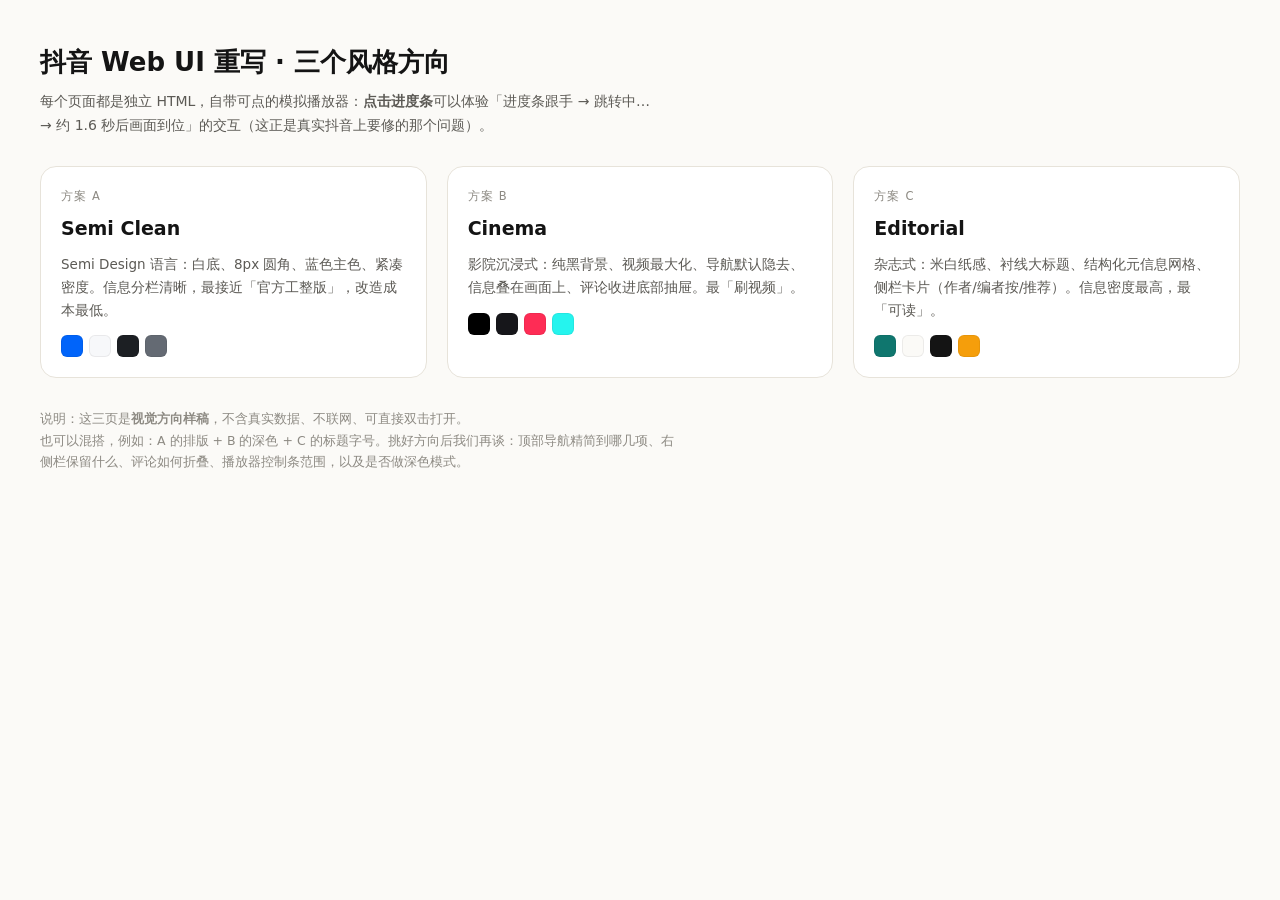
<file: mockups/index.html>
<!DOCTYPE html>
<html lang="zh-CN">
<head>
<meta charset="utf-8" />
<title>抖音 UI 重写 · 方案选择</title>
<style>
  :root { --ink:#141414; --ink-2:#5c5a55; --ink-3:#8d8a83; --line:#e7e3da; --paper:#fbfaf7; }
  * { box-sizing: border-box; }
  body { margin:0; background:var(--paper); color:var(--ink); font:14px/1.7 "PingFang SC","Microsoft YaHei UI","Segoe UI",system-ui,sans-serif; padding:40px; }
  h1 { font-size:26px; margin:0 0 6px; }
  p.lead { color:var(--ink-2); margin:0 0 28px; max-width:70ch; }
  .grid { display:grid; grid-template-columns:repeat(auto-fit,minmax(300px,1fr)); gap:20px; max-width:1200px; }
  a.card { display:block; background:#fff; border:1px solid var(--line); border-radius:16px; padding:20px; text-decoration:none; color:inherit; transition:transform .15s ease, box-shadow .15s ease; }
  a.card:hover { transform:translateY(-2px); box-shadow:0 10px 28px rgba(20,20,20,.08); }
  .tag { font-size:11.5px; letter-spacing:.1em; text-transform:uppercase; color:var(--ink-3); }
  .card h2 { font-size:19px; margin:6px 0 8px; }
  .card p { margin:0; color:var(--ink-2); font-size:13.5px; }
  .swatch { display:flex; gap:6px; margin-top:14px; }
  .swatch i { width:22px; height:22px; border-radius:6px; border:1px solid rgba(0,0,0,.06); }
  .note { margin-top:30px; color:var(--ink-3); font-size:12.5px; max-width:80ch; }
  code { background:#f1eee7; padding:1px 6px; border-radius:5px; font-size:12.5px; }
</style>
</head>
<body>
  <h1>抖音 Web UI 重写 · 三个风格方向</h1>
  <p class="lead">每个页面都是独立 HTML，自带可点的模拟播放器：<strong>点击进度条</strong>可以体验「进度条跟手 → 跳转中… → 约 1.6 秒后画面到位」的交互（这正是真实抖音上要修的那个问题）。</p>

  <div class="grid">
    <a class="card" href="mock-a-semi-clean.html">
      <div class="tag">方案 A</div>
      <h2>Semi Clean</h2>
      <p>Semi Design 语言：白底、8px 圆角、蓝色主色、紧凑密度。信息分栏清晰，最接近「官方工整版」，改造成本最低。</p>
      <div class="swatch"><i style="background:#0064fa"></i><i style="background:#f7f8fa"></i><i style="background:#1c1f23"></i><i style="background:#646a73"></i></div>
    </a>

    <a class="card" href="mock-b-cinema.html">
      <div class="tag">方案 B</div>
      <h2>Cinema</h2>
      <p>影院沉浸式：纯黑背景、视频最大化、导航默认隐去、信息叠在画面上、评论收进底部抽屉。最「刷视频」。</p>
      <div class="swatch"><i style="background:#000"></i><i style="background:#16161a"></i><i style="background:#fe2c55"></i><i style="background:#25f4ee"></i></div>
    </a>

    <a class="card" href="mock-c-editorial.html">
      <div class="tag">方案 C</div>
      <h2>Editorial</h2>
      <p>杂志式：米白纸感、衬线大标题、结构化元信息网格、侧栏卡片（作者/编者按/推荐）。信息密度最高，最「可读」。</p>
      <div class="swatch"><i style="background:#0f766e"></i><i style="background:#fbfaf7"></i><i style="background:#141414"></i><i style="background:#f59e0b"></i></div>
    </a>
  </div>

  <p class="note">
    说明：这三页是<strong>视觉方向样稿</strong>，不含真实数据、不联网、可直接双击打开。<br />
    也可以混搭，例如：A 的排版 + B 的深色 + C 的标题字号。挑好方向后我们再谈：顶部导航精简到哪几项、右侧栏保留什么、评论如何折叠、播放器控制条范围，以及是否做深色模式。
  </p>
</body>
</html>
</file>
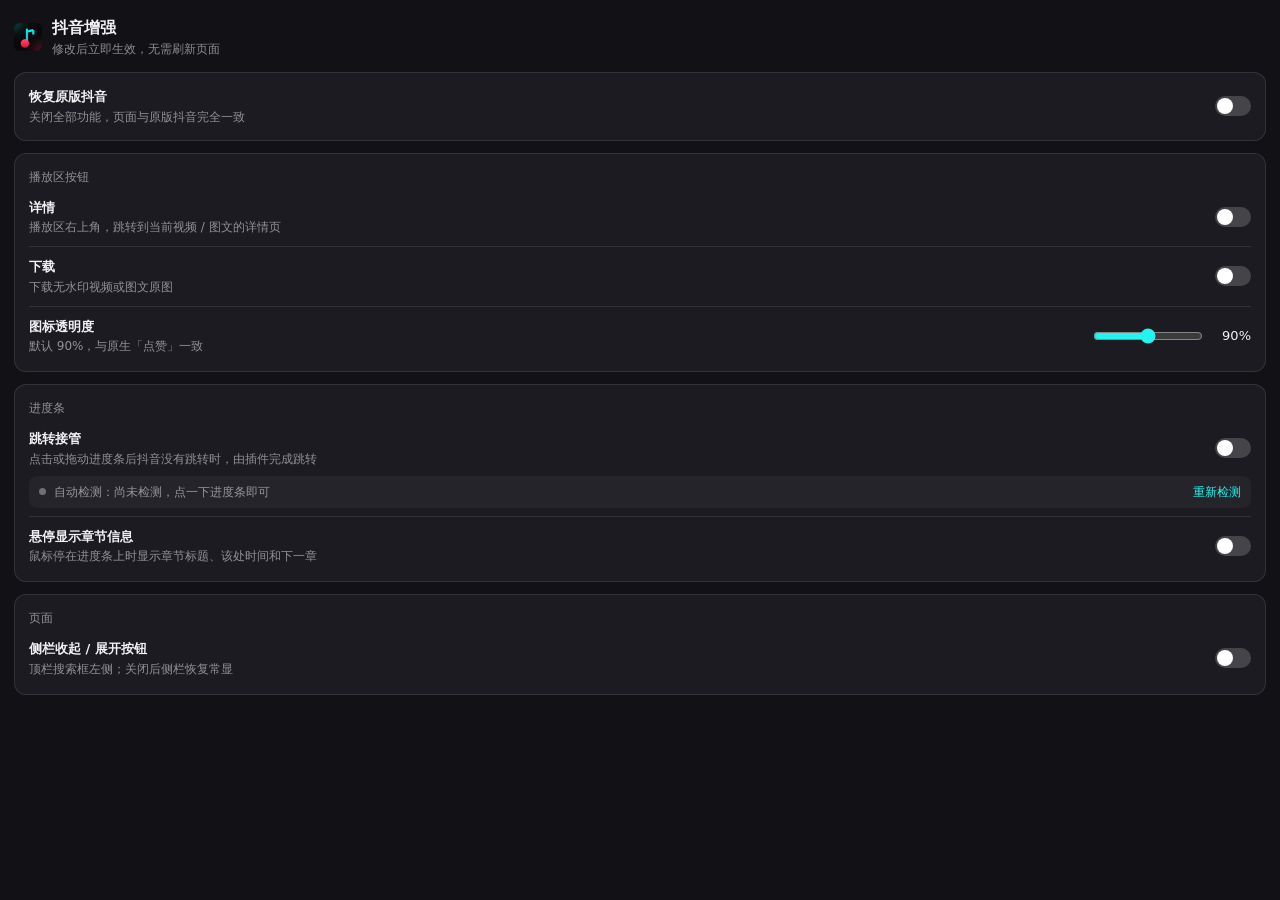
<file: ext/sidepanel/index.html>
<!doctype html>
<html lang="zh-CN">
  <head>
    <meta charset="utf-8" />
    <meta name="viewport" content="width=device-width, initial-scale=1" />
    <title>抖音增强 · 设置</title>
    <link rel="stylesheet" href="panel.css" />
  </head>
  <body>
    <header class="brand">
      <img src="../icons/icon48.png" alt="" width="28" height="28" />
      <div>
        <h1>抖音增强</h1>
        <p>修改后立即生效，无需刷新页面</p>
      </div>
    </header>

    <section class="card master" id="master-card">
      <label class="row">
        <span class="row-text">
          <span class="row-title">恢复原版抖音</span>
          <span class="row-desc" id="master-desc">关闭全部功能，页面与原版抖音完全一致</span>
        </span>
        <input type="checkbox" class="switch" id="master" />
      </label>
    </section>

    <section class="card">
      <h2>播放区按钮</h2>
      <label class="row">
        <span class="row-text">
          <span class="row-title">详情</span>
          <span class="row-desc">播放区右上角，跳转到当前视频 / 图文的详情页</span>
        </span>
        <input type="checkbox" class="switch" data-feature="detail" />
      </label>
      <label class="row">
        <span class="row-text">
          <span class="row-title">下载</span>
          <span class="row-desc">下载无水印视频或图文原图</span>
        </span>
        <input type="checkbox" class="switch" data-feature="download" />
      </label>
      <div class="row slider-row" id="opacity-row">
        <span class="row-text">
          <span class="row-title">图标透明度</span>
          <span class="row-desc">默认 90%，与原生「点赞」一致</span>
        </span>
        <span class="slider">
          <input type="range" id="icon-opacity" min="20" max="100" step="5" aria-label="图标透明度" />
          <output id="icon-opacity-value" for="icon-opacity">90%</output>
        </span>
      </div>
    </section>

    <section class="card">
      <h2>进度条</h2>
      <label class="row">
        <span class="row-text">
          <span class="row-title">跳转接管</span>
          <span class="row-desc">点击或拖动进度条后抖音没有跳转时，由插件完成跳转</span>
        </span>
        <input type="checkbox" class="switch" data-feature="seek" />
      </label>
      <div class="status" id="status" data-state="unknown">
        <span class="dot" aria-hidden="true"></span>
        <span class="status-text" id="status-text">自动检测：尚未检测，点一下进度条即可</span>
        <button type="button" class="link" id="run-test">重新检测</button>
      </div>
      <p class="advice" id="advice" hidden></p>

      <label class="row">
        <span class="row-text">
          <span class="row-title">悬停显示章节信息</span>
          <span class="row-desc">鼠标停在进度条上时显示章节标题、该处时间和下一章</span>
        </span>
        <input type="checkbox" class="switch" data-feature="chapters" />
      </label>
    </section>

    <section class="card">
      <h2>页面</h2>
      <label class="row">
        <span class="row-text">
          <span class="row-title">侧栏收起 / 展开按钮</span>
          <span class="row-desc">顶栏搜索框左侧；关闭后侧栏恢复常显</span>
        </span>
        <input type="checkbox" class="switch" data-feature="sidebar" />
      </label>
    </section>

    <footer id="version"></footer>
    <script src="panel.js"></script>
  </body>
</html>
</file>
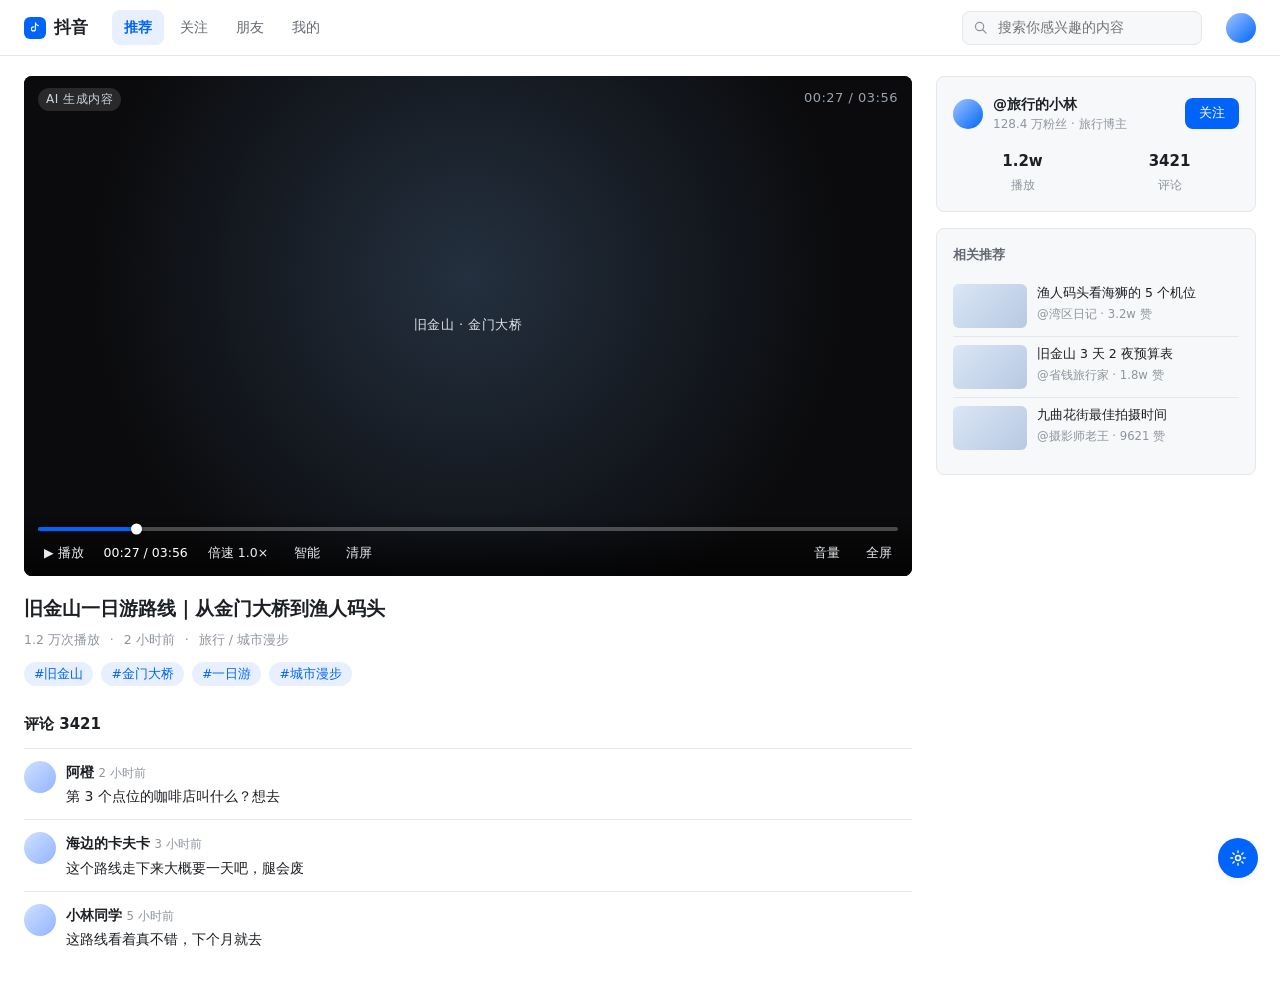
<file: mockups/mock-a-semi-clean.html>
<!DOCTYPE html>
<html lang="zh-CN">
<head>
<meta charset="utf-8" />
<title>方案 A · Semi Clean（Semi Design 风格 · 浅色）</title>
<style>
  :root {
    --bg: #ffffff;
    --bg-card: #f7f8fa;
    --bg-hover: #eff1f4;
    --border: #e4e7ec;
    --text-1: #1c1f23;
    --text-2: #646a73;
    --text-3: #8f959e;
    --brand: #0064fa;
    --brand-weak: #e8f0ff;
    --radius: 8px;
    --shadow: 0 2px 10px rgba(28, 31, 35, .06);
    --font: "PingFang SC", "Microsoft YaHei UI", "Segoe UI", system-ui, sans-serif;
  }
  * { box-sizing: border-box; }
  body { margin: 0; background: var(--bg); color: var(--text-1); font: 14px/1.6 var(--font); }
  button { font: inherit; color: inherit; background: none; border: 0; cursor: pointer; }

  /* ---------- 顶部导航 ---------- */
  header {
    height: 56px; display: flex; align-items: center; gap: 24px;
    padding: 0 24px; border-bottom: 1px solid var(--border); background: var(--bg);
    position: sticky; top: 0; z-index: 20;
  }
  .logo { display: flex; align-items: center; gap: 8px; font-weight: 700; font-size: 17px; letter-spacing: .2px; }
  .logo i { width: 22px; height: 22px; border-radius: 6px; background: var(--brand); display: inline-flex; align-items: center; justify-content: center; }
  .logo i svg { width: 13px; height: 13px; }
  nav { display: flex; gap: 4px; }
  nav a { padding: 6px 12px; border-radius: var(--radius); color: var(--text-2); text-decoration: none; }
  nav a.on { color: var(--brand); background: var(--brand-weak); font-weight: 600; }
  nav a:hover { background: var(--bg-hover); color: var(--text-1); }
  .search { margin-left: auto; display: flex; align-items: center; gap: 8px; background: var(--bg-card); border: 1px solid var(--border); border-radius: var(--radius); padding: 0 10px; height: 34px; width: 240px; }
  .search input { border: 0; outline: 0; background: none; flex: 1; font: inherit; color: var(--text-1); }
  .avatar { width: 30px; height: 30px; border-radius: 50%; background: linear-gradient(135deg, #9ec5ff, #0064fa); }

  /* ---------- 主体 ---------- */
  main { display: grid; grid-template-columns: minmax(0, 1fr) 320px; gap: 24px; padding: 20px 24px 40px; max-width: 1360px; margin: 0 auto; }
  .stage { background: #0b0b0d; border-radius: var(--radius); overflow: hidden; position: relative; aspect-ratio: 16 / 9; }
  .frame { position: absolute; inset: 0; display: flex; align-items: center; justify-content: center; color: #dfe3e8; font-size: 13px; letter-spacing: .5px; background: radial-gradient(circle at 50% 40%, #24303f, #0b0b0d 70%); }
  .frame .tc { position: absolute; right: 14px; top: 12px; font-variant-numeric: tabular-nums; color: #9aa3ad; }
  .badge-ai { position: absolute; left: 14px; top: 12px; font-size: 12px; color: #cbd5e1; background: rgba(255,255,255,.12); padding: 2px 8px; border-radius: 999px; }

  /* 播放器控制条 */
  .controls { position: absolute; left: 0; right: 0; bottom: 0; padding: 10px 14px 12px; background: linear-gradient(transparent, rgba(0,0,0,.72)); color: #fff; }
  .progress { height: 14px; display: flex; align-items: center; cursor: pointer; }
  .progress .track { position: relative; height: 4px; width: 100%; border-radius: 999px; background: rgba(255,255,255,.26); transition: height .12s ease; }
  .progress:hover .track { height: 6px; }
  .progress .played { position: absolute; inset: 0 auto 0 0; width: 27%; border-radius: 999px; background: var(--brand); }
  .progress .knob { position: absolute; top: 50%; left: 27%; width: 11px; height: 11px; margin-left: -5.5px; transform: translateY(-50%); border-radius: 50%; background: #fff; box-shadow: 0 1px 4px rgba(0,0,0,.4); }
  .row { display: flex; align-items: center; gap: 14px; margin-top: 6px; font-size: 12.5px; font-variant-numeric: tabular-nums; }
  .row .spacer { margin-left: auto; }
  .row button { color: #e8ebef; display: inline-flex; align-items: center; gap: 5px; }
  .row button:hover { color: #fff; }
  .seeking { position: absolute; right: 14px; bottom: 76px; background: rgba(0,0,0,.62); color: #fff; font-size: 12px; padding: 3px 10px; border-radius: 999px; opacity: 0; transition: opacity .18s ease; }

  /* 标题与元信息 */
  h1 { font-size: 19px; line-height: 28px; margin: 18px 0 8px; font-weight: 600; }
  .meta { display: flex; align-items: center; gap: 10px; color: var(--text-3); font-size: 12.5px; }
  .chips { display: flex; gap: 8px; flex-wrap: wrap; margin-top: 12px; }
  .chip { font-size: 12.5px; color: var(--brand); background: var(--brand-weak); border-radius: 999px; padding: 2px 10px; text-decoration: none; }

  /* 右侧栏 */
  aside { display: flex; flex-direction: column; gap: 16px; }
  .card { background: var(--bg-card); border: 1px solid var(--border); border-radius: var(--radius); padding: 16px; }
  .author { display: flex; align-items: center; gap: 10px; }
  .author .name { font-weight: 600; }
  .author .sub { color: var(--text-3); font-size: 12px; }
  .follow { margin-left: auto; background: var(--brand); color: #fff; border-radius: var(--radius); padding: 5px 14px; font-size: 13px; }
  .stats { display: grid; grid-template-columns: repeat(2, 1fr); gap: 8px; margin-top: 14px; text-align: center; }
  .stats b { display: block; font-size: 15px; }
  .stats span { color: var(--text-3); font-size: 12px; }
  .card h2 { font-size: 13px; margin: 0 0 10px; color: var(--text-2); font-weight: 600; }
  .item { display: flex; gap: 10px; padding: 8px 0; border-top: 1px solid var(--border); }
  .item:first-of-type { border-top: 0; }
  .thumb { width: 74px; height: 44px; border-radius: 6px; background: linear-gradient(135deg, #dbe6f6, #b7c9e2); flex: none; }
  .item p { margin: 0; font-size: 12.5px; line-height: 18px; }
  .item small { color: var(--text-3); }

  /* 评论 */
  .comments { margin-top: 26px; }
  .comments h2 { font-size: 15px; margin: 0 0 12px; }
  .comment { display: flex; gap: 10px; padding: 12px 0; border-top: 1px solid var(--border); }
  .comment .av { width: 32px; height: 32px; border-radius: 50%; background: linear-gradient(135deg, #cfe0ff, #93b4ff); flex: none; }
  .comment p { margin: 2px 0 0; }
  .comment small { color: var(--text-3); }

  /* 设置浮层 */
  .gear { position: fixed; right: 22px; bottom: 22px; width: 40px; height: 40px; border-radius: 50%; background: var(--brand); color: #fff; box-shadow: var(--shadow); display: flex; align-items: center; justify-content: center; z-index: 30; }
  .panel { position: fixed; right: 22px; bottom: 74px; width: 250px; background: #fff; border: 1px solid var(--border); border-radius: 10px; box-shadow: 0 8px 26px rgba(28,31,35,.14); padding: 14px; display: none; z-index: 30; }
  .panel.open { display: block; }
  .panel h3 { margin: 0 0 10px; font-size: 13px; }
  .switch { display: flex; align-items: center; justify-content: space-between; padding: 6px 0; font-size: 13px; color: var(--text-2); }
  .pill { width: 36px; height: 20px; border-radius: 999px; background: var(--border); position: relative; }
  .pill.on { background: var(--brand); }
  .pill::after { content: ""; position: absolute; top: 2px; left: 2px; width: 16px; height: 16px; border-radius: 50%; background: #fff; transition: left .15s ease; }
  .pill.on::after { left: 18px; }
</style>
</head>
<body>

<header>
  <div class="logo">
    <i><svg viewBox="0 0 16 16" fill="none"><path d="M8 2.5v7.2c0 1.4-1.1 2.5-2.5 2.5S3 11.1 3 9.7s1.1-2.5 2.5-2.5c.3 0 .6 0 .8.1" stroke="#fff" stroke-width="1.4" stroke-linecap="round"/><path d="M8 2.5c.4 1.7 1.8 3 3.5 3.2" stroke="#fff" stroke-width="1.4" stroke-linecap="round"/></svg></i>
    抖音
  </div>
  <nav>
    <a class="on" href="#">推荐</a>
    <a href="#">关注</a>
    <a href="#">朋友</a>
    <a href="#">我的</a>
  </nav>
  <div class="search">
    <svg width="15" height="15" viewBox="0 0 16 16" fill="none"><circle cx="7" cy="7" r="4.4" stroke="#8f959e" stroke-width="1.3"/><path d="M10.4 10.4 14 14" stroke="#8f959e" stroke-width="1.3" stroke-linecap="round"/></svg>
    <input placeholder="搜索你感兴趣的内容" />
  </div>
  <div class="avatar" title="我的"></div>
</header>

<main>
  <section>
    <div class="stage">
      <div class="frame">
        <span id="frameText">旧金山 · 金门大桥</span>
        <span class="tc" id="timecode">00:27 / 03:56</span>
        <span class="badge-ai">AI 生成内容</span>
      </div>

      <div class="controls">
        <div class="progress" id="progress" title="点击任意位置跳转">
          <div class="track">
            <div class="played" id="played"></div>
            <div class="knob" id="knob"></div>
          </div>
        </div>
        <div class="row">
          <button id="playBtn">▶ 播放</button>
          <span id="clock">00:27 / 03:56</span>
          <button>倍速 1.0×</button>
          <button>智能</button>
          <button>清屏</button>
          <span class="spacer"></span>
          <button>音量</button>
          <button>全屏</button>
        </div>
      </div>
      <div class="seeking" id="seeking">跳转中…</div>
    </div>

    <h1>旧金山一日游路线｜从金门大桥到渔人码头</h1>
    <div class="meta">
      <span>1.2 万次播放</span><span>·</span><span>2 小时前</span><span>·</span><span>旅行 / 城市漫步</span>
    </div>
    <div class="chips">
      <a class="chip" href="#">#旧金山</a>
      <a class="chip" href="#">#金门大桥</a>
      <a class="chip" href="#">#一日游</a>
      <a class="chip" href="#">#城市漫步</a>
    </div>

    <div class="comments">
      <h2>评论 3421</h2>
      <div class="comment"><div class="av"></div><div><b>阿橙</b> <small>2 小时前</small><p>第 3 个点位的咖啡店叫什么？想去</p></div></div>
      <div class="comment"><div class="av"></div><div><b>海边的卡夫卡</b> <small>3 小时前</small><p>这个路线走下来大概要一天吧，腿会废</p></div></div>
      <div class="comment"><div class="av"></div><div><b>小林同学</b> <small>5 小时前</small><p>这路线看着真不错，下个月就去</p></div></div>
    </div>
  </section>

  <aside>
    <div class="card">
      <div class="author">
        <div class="avatar"></div>
        <div>
          <div class="name">@旅行的小林</div>
          <div class="sub">128.4 万粉丝 · 旅行博主</div>
        </div>
        <button class="follow">关注</button>
      </div>
      <div class="stats">
        <div><b>1.2w</b><span>播放</span></div>
        <div><b>3421</b><span>评论</span></div>
      </div>
    </div>

    <div class="card">
      <h2>相关推荐</h2>
      <div class="item"><div class="thumb"></div><div><p>渔人码头看海狮的 5 个机位</p><small>@湾区日记 · 3.2w 赞</small></div></div>
      <div class="item"><div class="thumb"></div><div><p>旧金山 3 天 2 夜预算表</p><small>@省钱旅行家 · 1.8w 赞</small></div></div>
      <div class="item"><div class="thumb"></div><div><p>九曲花街最佳拍摄时间</p><small>@摄影师老王 · 9621 赞</small></div></div>
    </div>
  </aside>
</main>

<button class="gear" id="gear" title="自定义界面">
  <svg width="18" height="18" viewBox="0 0 16 16" fill="none"><circle cx="8" cy="8" r="2.2" stroke="#fff" stroke-width="1.3"/><path d="M8 1.6v1.6M8 12.8v1.6M1.6 8h1.6M12.8 8h1.6M3.5 3.5l1.1 1.1M11.4 11.4l1.1 1.1M12.5 3.5l-1.1 1.1M4.6 11.4l-1.1 1.1" stroke="#fff" stroke-width="1.2" stroke-linecap="round"/></svg>
</button>
<div class="panel" id="panel">
  <h3>界面偏好</h3>
  <div class="switch">精简顶部导航<div class="pill on"></div></div>
  <div class="switch">隐藏积分与悬浮按钮<div class="pill on"></div></div>
  <div class="switch">进度条加粗热区<div class="pill on"></div></div>
  <div class="switch">跟随系统深色<div class="pill"></div></div>
</div>

<script>
  const DURATION = 236; // 03:56
  let current = 27;

  const fmt = (s) => `${String(Math.floor(s / 60)).padStart(2, '0')}:${String(Math.floor(s % 60)).padStart(2, '0')}`;
  const played = document.getElementById('played');
  const knob = document.getElementById('knob');
  const timecode = document.getElementById('timecode');
  const clock = document.getElementById('clock');
  const seeking = document.getElementById('seeking');
  const frameText = document.getElementById('frameText');

  function paint() {
    const ratio = current / DURATION;
    played.style.width = `${ratio * 100}%`;
    knob.style.left = `${ratio * 100}%`;
    const text = `${fmt(current)} / ${fmt(DURATION)}`;
    timecode.textContent = text;
    clock.textContent = text;
  }

  // 点击进度条：进度条立即跟手 → 显示「跳转中…」→ 约 1.6s 后画面到位
  document.getElementById('progress').addEventListener('pointerdown', (event) => {
    const rect = event.currentTarget.getBoundingClientRect();
    const ratio = Math.min(1, Math.max(0, (event.clientX - rect.left) / rect.width));
    const target = ratio * DURATION;
    current = target;
    paint();
    seeking.style.opacity = '1';
    clearTimeout(window.__seekTimer);
    window.__seekTimer = setTimeout(() => {
      frameText.textContent = `已跳转至 ${fmt(target)} 的画面`;
      seeking.style.opacity = '0';
    }, 1600);
  });

  document.getElementById('playBtn').addEventListener('click', (event) => {
    event.currentTarget.textContent = event.currentTarget.textContent.includes('播放') ? '⏸ 暂停' : '▶ 播放';
  });

  document.getElementById('gear').addEventListener('click', () => {
    document.getElementById('panel').classList.toggle('open');
  });
  document.querySelectorAll('.switch').forEach((row) => row.addEventListener('click', () => {
    const pill = row.querySelector('.pill');
    pill.classList.toggle('on');
    if (row.textContent.includes('进度条')) document.getElementById('progress').classList.toggle('thick');
  }));

  paint();
</script>
</body>
</html>
</file>
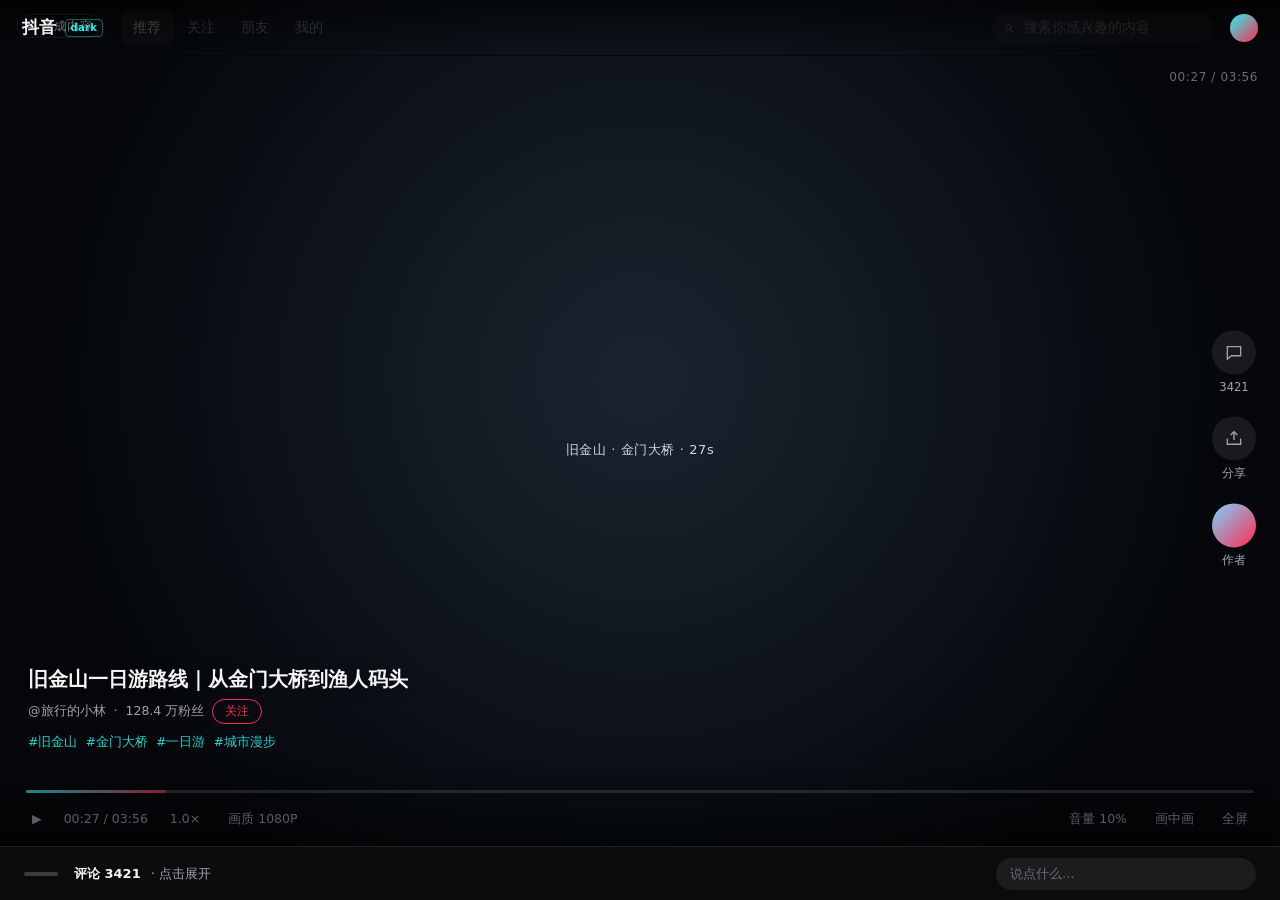
<file: mockups/mock-b-cinema.html>
<!DOCTYPE html>
<html lang="zh-CN">
<head>
<meta charset="utf-8" />
<title>方案 B · Cinema（影院深色 · 沉浸式）</title>
<style>
  :root {
    --bg: #000000;
    --layer-1: #0d0d0f;
    --layer-2: #16161a;
    --border: rgba(255, 255, 255, .09);
    --text-1: #f5f5f7;
    --text-2: #a1a1aa;
    --text-3: #6b6b73;
    --red: #fe2c55;
    --cyan: #25f4ee;
    --font: "PingFang SC", "Microsoft YaHei UI", "Segoe UI", system-ui, sans-serif;
  }
  * { box-sizing: border-box; }
  html, body { height: 100%; }
  body { margin: 0; background: var(--bg); color: var(--text-1); font: 14px/1.6 var(--font); overflow: hidden; }
  button { font: inherit; color: inherit; background: none; border: 0; cursor: pointer; }

  /* ---------- 悬浮顶部导航（hover 才实体化） ---------- */
  header {
    position: fixed; top: 0; left: 0; right: 0; height: 56px; z-index: 30;
    display: flex; align-items: center; gap: 18px; padding: 0 22px;
    background: linear-gradient(rgba(0,0,0,.55), transparent);
    transition: background .2s ease, border-color .2s ease;
    border-bottom: 1px solid transparent;
  }
  header:hover { background: rgba(10,10,12,.92); border-bottom-color: var(--border); backdrop-filter: blur(14px); }
  .logo { display: flex; align-items: center; gap: 8px; font-weight: 700; letter-spacing: .3px; }
  .logo b { font-size: 17px; }
  .logo em { font-style: normal; font-size: 10px; color: var(--cyan); border: 1px solid rgba(37,244,238,.4); padding: 0 5px; border-radius: 4px; }
  nav { display: flex; gap: 2px; opacity: .22; transition: opacity .2s ease; }
  header:hover nav { opacity: 1; }
  nav a { padding: 6px 12px; border-radius: 6px; color: var(--text-2); text-decoration: none; font-size: 13.5px; }
  nav a.on { color: #fff; background: rgba(255,255,255,.1); }
  nav a:hover { color: #fff; }
  .search { margin-left: auto; display: flex; align-items: center; gap: 8px; height: 32px; padding: 0 12px; border-radius: 999px; background: rgba(255,255,255,.07); width: 220px; opacity: .25; transition: opacity .2s ease; }
  header:hover .search { opacity: 1; }
  .search input { background: none; border: 0; outline: 0; color: var(--text-1); font: inherit; flex: 1; }
  .avatar { width: 28px; height: 28px; border-radius: 50%; background: linear-gradient(135deg, var(--cyan), var(--red)); }

  /* ---------- 舞台 ---------- */
  .stage { position: fixed; inset: 0; background: #000; }
  .video { position: absolute; inset: 0; background: radial-gradient(circle at 50% 42%, #1a2430, #05070a 72%); overflow: hidden; }
  .frame { position: absolute; inset: 0; display: flex; align-items: center; justify-content: center; color: #cfd6de; font-size: 13px; letter-spacing: .6px; }
  .frame .tc { position: absolute; right: 22px; top: 68px; font-variant-numeric: tabular-nums; color: var(--text-3); font-size: 12px; }
  .frame .ai { position: absolute; left: 16px; top: 14px; font-size: 11.5px; color: var(--text-2); border: 1px solid var(--border); padding: 2px 8px; border-radius: 999px; }

  /* ---------- 极简控制条：默认半隐，hover 全显 ---------- */
  .controls { position: absolute; left: 0; right: 0; bottom: 54px; padding: 18px 26px 16px; background: linear-gradient(transparent, rgba(0,0,0,.9)); opacity: .55; transition: opacity .2s ease; z-index: 26; }
  .video:hover .controls { opacity: 1; }
  .progress { height: 18px; display: flex; align-items: center; cursor: pointer; }
  .track { position: relative; height: 3px; width: 100%; background: rgba(255,255,255,.2); border-radius: 999px; transition: height .12s ease; }
  .progress:hover .track { height: 5px; }
  .played { position: absolute; inset: 0 auto 0 0; width: 12%; background: linear-gradient(90deg, var(--cyan), var(--red)); border-radius: 999px; }
  .knob { position: absolute; top: 50%; left: 12%; width: 12px; height: 12px; margin-left: -6px; transform: translateY(-50%); border-radius: 50%; background: #fff; opacity: 0; transition: opacity .12s ease; }
  .progress:hover .knob { opacity: 1; }
  .row { display: flex; align-items: center; gap: 16px; margin-top: 8px; font-size: 12.5px; color: var(--text-2); font-variant-numeric: tabular-nums; }
  .row .spacer { margin-left: auto; }
  .row button { color: var(--text-2); }
  .row button:hover { color: #fff; }
  .seeking { position: absolute; left: 50%; top: 50%; transform: translate(-50%, -50%); background: rgba(0,0,0,.66); border: 1px solid var(--border); color: #fff; font-size: 12.5px; padding: 5px 14px; border-radius: 999px; opacity: 0; transition: opacity .18s ease; }

  /* ---------- 右侧竖排互动条 ---------- */
  .rail { position: fixed; right: 24px; top: 50%; transform: translateY(-50%); display: flex; flex-direction: column; gap: 20px; z-index: 25; }
  .act { display: flex; flex-direction: column; align-items: center; gap: 4px; color: var(--text-2); font-size: 11.5px; }
  .act .ic { width: 44px; height: 44px; border-radius: 50%; background: rgba(255,255,255,.08); display: flex; align-items: center; justify-content: center; transition: background .15s ease, transform .15s ease; }
  .act:hover .ic { background: rgba(255,255,255,.16); transform: scale(1.06); }

  .act .av { width: 44px; height: 44px; border-radius: 50%; background: linear-gradient(135deg, #7dd3fc, #fe2c55); }

  /* ---------- 左下角信息（作者 + 标题） ---------- */
  .info { position: fixed; left: 28px; bottom: 148px; max-width: 560px; z-index: 25; }
  .info h1 { margin: 0 0 6px; font-size: 20px; line-height: 1.35; font-weight: 600; text-shadow: 0 1px 12px rgba(0,0,0,.6); }
  .info .by { display: flex; align-items: center; gap: 8px; color: var(--text-2); font-size: 12.5px; }
  .follow { border: 1px solid var(--red); color: var(--red); border-radius: 999px; padding: 2px 12px; font-size: 12px; }
  .follow.on { background: var(--red); color: #fff; }
  .tags { display: flex; gap: 8px; margin-top: 8px; flex-wrap: wrap; }
  .tags a { color: var(--cyan); font-size: 12.5px; text-decoration: none; opacity: .85; }

  /* ---------- 底部评论抽屉 ---------- */
  .drawer { position: fixed; left: 0; right: 0; bottom: 0; height: 54px; background: rgba(12,12,14,.94); border-top: 1px solid var(--border); backdrop-filter: blur(16px); z-index: 28; transition: height .24s cubic-bezier(.4,0,.2,1); }
  .drawer.open { height: 320px; }
  .drawer .bar { height: 54px; display: flex; align-items: center; gap: 10px; padding: 0 24px; cursor: pointer; color: var(--text-2); font-size: 13px; }
  .drawer .bar b { color: var(--text-1); }
  .drawer .grip { width: 34px; height: 4px; border-radius: 999px; background: rgba(255,255,255,.2); margin-right: 6px; }
  .drawer .input { margin-left: auto; width: 260px; height: 32px; border-radius: 999px; background: rgba(255,255,255,.07); display: flex; align-items: center; padding: 0 14px; color: var(--text-3); font-size: 12.5px; }
  .clist { padding: 4px 24px 16px; max-height: 250px; overflow: auto; }
  .comment { display: flex; gap: 10px; padding: 10px 0; border-top: 1px solid rgba(255,255,255,.05); }
  .comment .av { width: 30px; height: 30px; border-radius: 50%; background: linear-gradient(135deg, #334155, #0f172a); flex: none; }
  .comment b { font-size: 12.5px; color: var(--text-1); }
  .comment small { color: var(--text-3); font-size: 11.5px; }
  .comment p { margin: 2px 0 0; font-size: 13px; color: var(--text-2); }

  .hint { position: fixed; left: 28px; bottom: 26px; color: var(--text-3); font-size: 11.5px; z-index: 26; }
</style>
</head>
<body>

<header>
  <div class="logo"><b>抖音</b><em>dark</em></div>
  <nav>
    <a class="on" href="#">推荐</a><a href="#">关注</a><a href="#">朋友</a><a href="#">我的</a>
  </nav>
  <div class="search">
    <svg width="14" height="14" viewBox="0 0 16 16" fill="none"><circle cx="7" cy="7" r="4.4" stroke="#a1a1aa" stroke-width="1.3"/><path d="M10.4 10.4 14 14" stroke="#a1a1aa" stroke-width="1.3" stroke-linecap="round"/></svg>
    <input placeholder="搜索你感兴趣的内容" />
  </div>
  <div class="avatar"></div>
</header>

<div class="stage">
  <div class="video">
    <div class="frame">
      <span id="frameText">旧金山 · 金门大桥 · 27s</span>
      <span class="tc" id="timecode">00:27 / 03:56</span>
      <span class="ai">AI 生成内容</span>
    </div>
    <div class="seeking" id="seeking">跳转中…</div>
    <div class="controls">
      <div class="progress" id="progress">
        <div class="track"><div class="played" id="played"></div><div class="knob" id="knob"></div></div>
      </div>
      <div class="row">
        <button id="playBtn">▶</button>
        <span id="clock">00:27 / 03:56</span>
        <button>1.0×</button>
        <button>画质 1080P</button>
        <span class="spacer"></span>
        <button>音量 10%</button>
        <button>画中画</button>
        <button>全屏</button>
      </div>
    </div>
  </div>
</div>

<div class="info">
  <h1>旧金山一日游路线｜从金门大桥到渔人码头</h1>
  <div class="by">
    <span>@旅行的小林</span>
    <span>·</span><span>128.4 万粉丝</span>
    <button class="follow" id="follow">关注</button>
  </div>
  <div class="tags">
    <a href="#">#旧金山</a><a href="#">#金门大桥</a><a href="#">#一日游</a><a href="#">#城市漫步</a>
  </div>
</div>

<div class="rail">

  <div class="act"><div class="ic">
    <svg width="20" height="20" viewBox="0 0 24 24" fill="none" stroke="currentColor" stroke-width="1.6"><path d="M4 5h16v11H9l-5 4V5Z"/></svg>
  </div><span>3421</span></div>

  <div class="act"><div class="ic">
    <svg width="20" height="20" viewBox="0 0 24 24" fill="none" stroke="currentColor" stroke-width="1.6"><path d="M4 12v7h16v-7M12 4v10M8 8l4-4 4 4"/></svg>
  </div><span>分享</span></div>
  <div class="act"><div class="av"></div><span>作者</span></div>
</div>

<div class="drawer" id="drawer">
  <div class="bar" id="drawerBar">
    <span class="grip"></span>
    <b>评论 3421</b><span>· 点击展开</span>
    <div class="input">说点什么…</div>
  </div>
  <div class="clist">
    <div class="comment"><div class="av"></div><div><b>阿橙</b> <small>2 小时前</small><p>第 3 个点位的咖啡店叫什么？想去</p></div></div>
    <div class="comment"><div class="av"></div><div><b>海边的卡夫卡</b> <small>3 小时前</small><p>这个路线走下来大概要一天吧，腿会废</p></div></div>
    <div class="comment"><div class="av"></div><div><b>小林同学</b> <small>5 小时前</small><p>这路线看着真不错，下个月就去</p></div></div>
  </div>
</div>

<div class="hint">B 方案要点：视频最大化 · 信息层叠在画面上 · 评论/详情收进抽屉 · 导航默认隐去</div>

<script>
  const DURATION = 236;
  let current = 27;
  const fmt = (s) => `${String(Math.floor(s / 60)).padStart(2, '0')}:${String(Math.floor(s % 60)).padStart(2, '0')}`;
  const played = document.getElementById('played');
  const knob = document.getElementById('knob');
  const seeking = document.getElementById('seeking');
  const timecode = document.getElementById('timecode');
  const clock = document.getElementById('clock');
  const frameText = document.getElementById('frameText');

  function paint() {
    const ratio = current / DURATION;
    played.style.width = `${ratio * 100}%`;
    knob.style.left = `${ratio * 100}%`;
    const text = `${fmt(current)} / ${fmt(DURATION)}`;
    timecode.textContent = text;
    clock.textContent = text;
  }

  document.getElementById('progress').addEventListener('pointerdown', (event) => {
    const rect = event.currentTarget.getBoundingClientRect();
    const ratio = Math.min(1, Math.max(0, (event.clientX - rect.left) / rect.width));
    current = ratio * DURATION;
    paint();
    seeking.style.opacity = '1';
    clearTimeout(window.__seekTimer);
    window.__seekTimer = setTimeout(() => {
      frameText.textContent = `已跳转至 ${fmt(current)} 的画面`;
      seeking.style.opacity = '0';
    }, 1600);
  });

  document.getElementById('playBtn').addEventListener('click', (e) => {
    e.currentTarget.textContent = e.currentTarget.textContent === '▶' ? '⏸' : '▶';
  });
  document.getElementById('follow').addEventListener('click', (e) => {
    e.currentTarget.classList.toggle('on');
    e.currentTarget.textContent = e.currentTarget.classList.contains('on') ? '已关注' : '关注';
  });
  document.getElementById('drawerBar').addEventListener('click', () => document.getElementById('drawer').classList.toggle('open'));

  paint();
</script>
</body>
</html>
</file>
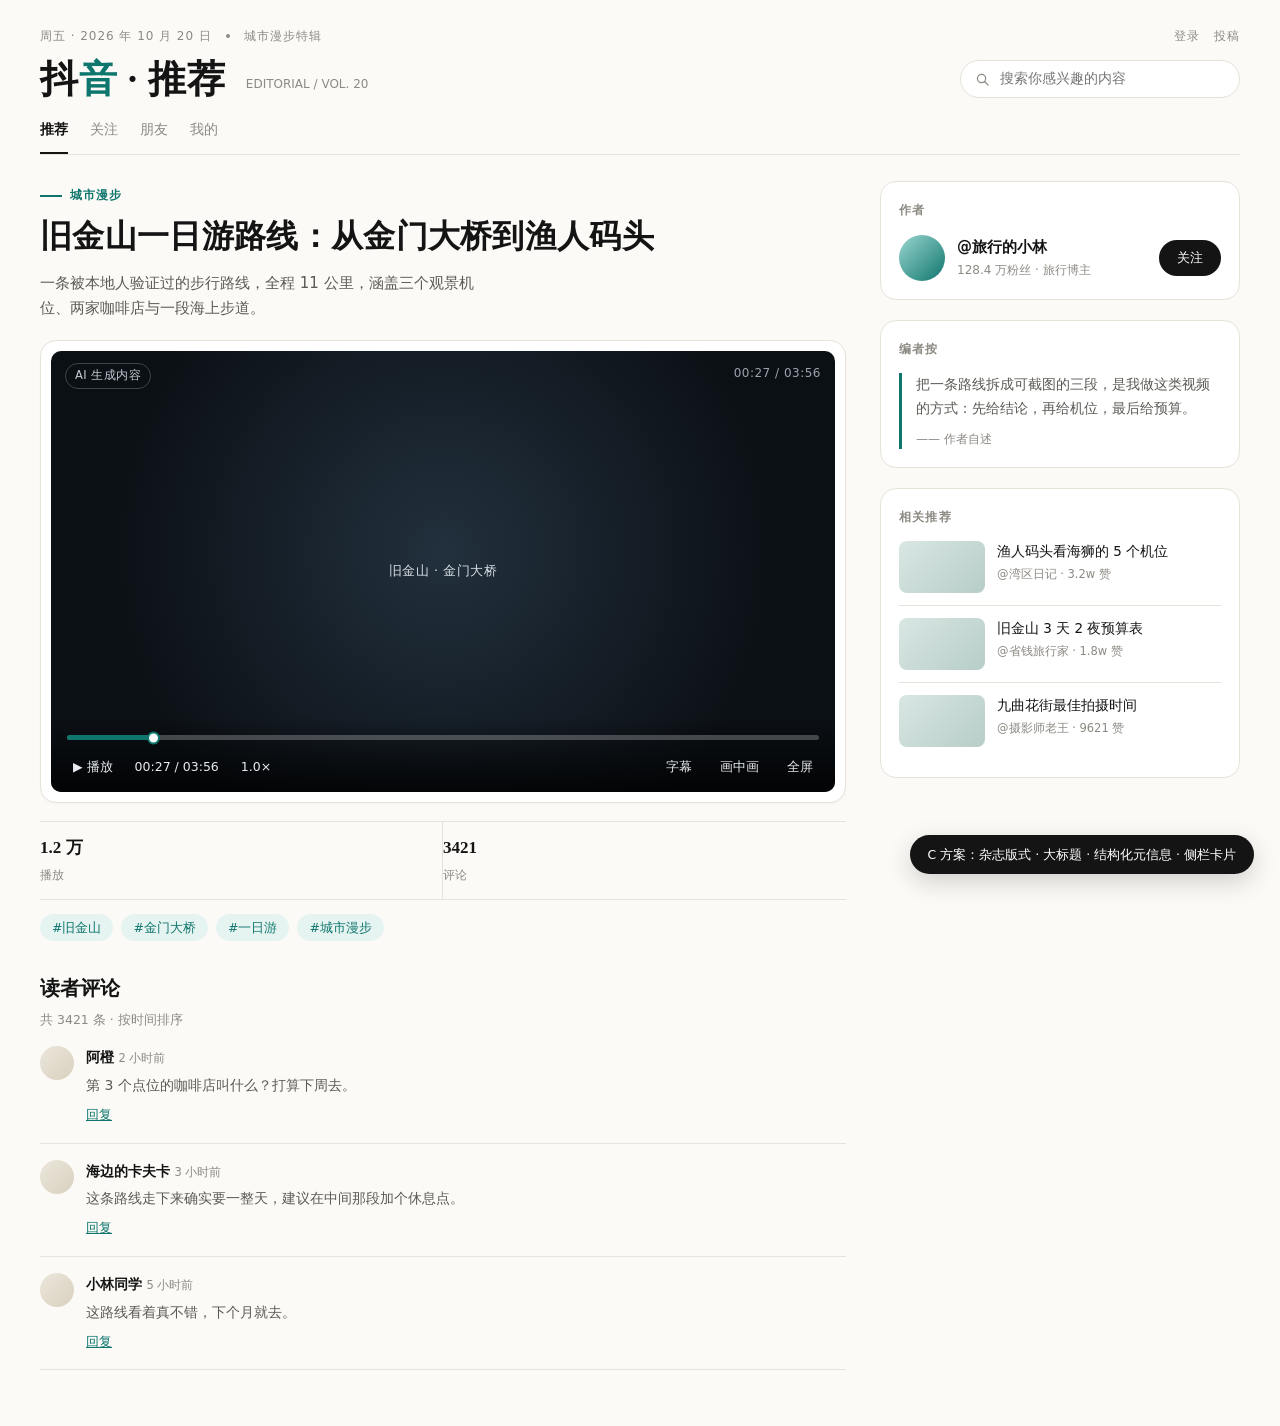
<file: mockups/mock-c-editorial.html>
<!DOCTYPE html>
<html lang="zh-CN">
<head>
<meta charset="utf-8" />
<title>方案 C · Editorial（杂志式 · 浅色 + 强排印）</title>
<style>
  :root {
    --paper: #fbfaf7;
    --card: #ffffff;
    --ink: #141414;
    --ink-2: #5c5a55;
    --ink-3: #8d8a83;
    --line: #e7e3da;
    --accent: #0f766e;
    --accent-soft: #e6f4f1;
    --highlight: #f59e0b;
    --radius-lg: 16px;
    --radius: 10px;
    --font: "PingFang SC", "Microsoft YaHei UI", "Segoe UI", system-ui, sans-serif;
    --serif: "Songti SC", "SimSun", Georgia, serif;
  }
  * { box-sizing: border-box; }
  body { margin: 0; background: var(--paper); color: var(--ink); font: 14px/1.7 var(--font); }
  button { font: inherit; color: inherit; background: none; border: 0; cursor: pointer; }
  a { color: inherit; }

  /* ---------- 报头 ---------- */
  .masthead { padding: 26px 40px 0; max-width: 1280px; margin: 0 auto; }
  .topline { display: flex; align-items: center; gap: 14px; color: var(--ink-3); font-size: 12px; letter-spacing: .08em; text-transform: uppercase; }
  .topline .dot { width: 4px; height: 4px; border-radius: 50%; background: var(--ink-3); }
  .topline .right { margin-left: auto; display: flex; gap: 14px; }
  .brandrow { display: flex; align-items: flex-end; gap: 20px; margin: 14px 0 10px; }
  .brand { font-family: var(--serif); font-size: 38px; line-height: 1; letter-spacing: .02em; font-weight: 700; }
  .brand span { color: var(--accent); }
  .edition { font-size: 12px; color: var(--ink-3); padding-bottom: 4px; }
  .search { margin-left: auto; display: flex; align-items: center; gap: 8px; width: 280px; height: 38px; padding: 0 14px; background: var(--card); border: 1px solid var(--line); border-radius: 999px; }
  .search input { flex: 1; border: 0; outline: 0; background: none; font: inherit; }
  .tabs { display: flex; gap: 22px; border-bottom: 1px solid var(--line); padding-bottom: 0; margin-top: 8px; }
  .tabs a { padding: 10px 0; font-size: 14px; color: var(--ink-3); text-decoration: none; border-bottom: 2px solid transparent; }
  .tabs a.on { color: var(--ink); border-bottom-color: var(--ink); font-weight: 600; }

  /* ---------- 内容网格 ---------- */
  .layout { max-width: 1280px; margin: 0 auto; padding: 26px 40px 56px; display: grid; grid-template-columns: minmax(0, 1fr) 360px; gap: 34px; }
  .kicker { display: inline-flex; align-items: center; gap: 8px; font-size: 11.5px; letter-spacing: .1em; text-transform: uppercase; color: var(--accent); font-weight: 600; }
  .kicker::before { content: ""; width: 22px; height: 2px; background: var(--accent); display: inline-block; }
  h1 { font-family: var(--serif); font-size: 32px; line-height: 1.25; margin: 10px 0 8px; font-weight: 700; letter-spacing: .01em; }
  .dek { color: var(--ink-2); font-size: 15px; margin-bottom: 18px; max-width: 46ch; }

  /* 播放器卡 */
  .player { background: var(--card); border: 1px solid var(--line); border-radius: var(--radius-lg); padding: 10px; box-shadow: 0 1px 2px rgba(20,20,20,.03); }
  .stage { position: relative; aspect-ratio: 16 / 9; border-radius: var(--radius); overflow: hidden; background: radial-gradient(circle at 50% 45%, #22303d, #0b1015 72%); }
  .frame { position: absolute; inset: 0; display: flex; align-items: center; justify-content: center; color: #d8dee6; font-size: 13px; letter-spacing: .5px; }
  .frame .tc { position: absolute; right: 14px; top: 12px; font-size: 12px; color: #9aa3ad; font-variant-numeric: tabular-nums; }
  .frame .ai { position: absolute; left: 14px; top: 12px; font-size: 11.5px; color: #c3ccd6; border: 1px solid rgba(255,255,255,.22); border-radius: 999px; padding: 2px 9px; }
  .controls { position: absolute; left: 0; right: 0; bottom: 0; padding: 12px 16px 14px; background: linear-gradient(transparent, rgba(0,0,0,.8)); color: #fff; }
  .progress { height: 18px; display: flex; align-items: center; cursor: pointer; }
  .track { position: relative; height: 5px; width: 100%; border-radius: 999px; background: rgba(255,255,255,.24); transition: height .12s ease; }
  .progress:hover .track { height: 8px; }
  .played { position: absolute; inset: 0 auto 0 0; width: 11%; border-radius: 999px; background: var(--accent); }
  .knob { position: absolute; top: 50%; left: 11%; width: 13px; height: 13px; margin-left: -6.5px; transform: translateY(-50%); border-radius: 50%; background: #fff; border: 2px solid var(--accent); }
  .row { display: flex; align-items: center; gap: 16px; margin-top: 8px; font-size: 12.5px; font-variant-numeric: tabular-nums; color: #e6e9ee; }
  .row .spacer { margin-left: auto; }
  .seeking { position: absolute; right: 16px; bottom: 78px; background: rgba(0,0,0,.66); color: #fff; font-size: 12px; padding: 4px 12px; border-radius: 999px; opacity: 0; transition: opacity .18s ease; }

  /* 元信息 */
  .meta { display: grid; grid-template-columns: repeat(2, 1fr); gap: 0; margin: 18px 0 0; border-top: 1px solid var(--line); border-bottom: 1px solid var(--line); }
  .meta div { padding: 12px 0; border-right: 1px solid var(--line); }
  .meta div:last-child { border-right: 0; }
  .meta b { display: block; font-size: 17px; font-family: var(--serif); }
  .meta span { font-size: 11.5px; color: var(--ink-3); letter-spacing: .04em; }
  .chips { display: flex; gap: 8px; flex-wrap: wrap; margin: 14px 0 0; }
  .chip { font-size: 12.5px; color: var(--accent); background: var(--accent-soft); border-radius: 999px; padding: 3px 12px; text-decoration: none; }
  .chip:hover { background: #d5ece8; }

  /* 侧栏 */
  aside { display: flex; flex-direction: column; gap: 20px; }
  .side-card { background: var(--card); border: 1px solid var(--line); border-radius: var(--radius-lg); padding: 18px; }
  .side-card h2 { font-size: 12px; letter-spacing: .1em; text-transform: uppercase; color: var(--ink-3); margin: 0 0 14px; font-weight: 600; }
  .author { display: flex; gap: 12px; align-items: center; }
  .author .av { width: 46px; height: 46px; border-radius: 50%; background: linear-gradient(135deg, #9ad6cf, #0f766e); flex: none; }
  .author .nm { font-weight: 700; font-size: 15px; }
  .author .sub { font-size: 12px; color: var(--ink-3); }
  .follow { margin-left: auto; background: var(--ink); color: #fff; border-radius: 999px; padding: 7px 18px; font-size: 13px; }
  .follow.on { background: var(--accent); }
  .quote { margin: 0; padding-left: 14px; border-left: 3px solid var(--accent); color: var(--ink-2); font-size: 14px; line-height: 1.7; }
  .quote footer { margin-top: 8px; font-size: 12px; color: var(--ink-3); }
  .rec { display: flex; gap: 12px; padding: 12px 0; border-top: 1px solid var(--line); }
  .rec:first-of-type { border-top: 0; padding-top: 0; }
  .rec .th { width: 86px; height: 52px; border-radius: 8px; background: linear-gradient(135deg, #d9e7e3, #b7cdc8); flex: none; }
  .rec p { margin: 0; font-size: 13.5px; line-height: 1.5; }
  .rec small { color: var(--ink-3); font-size: 11.5px; }

  /* 评论 */
  .comments { margin-top: 30px; }
  .comments h2 { font-family: var(--serif); font-size: 20px; margin: 0 0 4px; }
  .comments .count { color: var(--ink-3); font-size: 12.5px; }
  .comment { display: flex; gap: 12px; padding: 16px 0; border-bottom: 1px solid var(--line); }
  .comment .av { width: 34px; height: 34px; border-radius: 50%; background: linear-gradient(135deg, #ece7dc, #d8d0be); flex: none; }
  .comment b { font-size: 13.5px; }
  .comment small { color: var(--ink-3); font-size: 11.5px; }
  .comment p { margin: 4px 0 0; color: var(--ink-2); }
  .reply { font-size: 12.5px; color: var(--accent); margin-top: 6px; display: inline-block; }

  .toastbar { position: fixed; right: 26px; bottom: 26px; background: var(--ink); color: #fff; border-radius: 999px; padding: 9px 18px; font-size: 12.5px; box-shadow: 0 8px 24px rgba(20,20,20,.18); z-index: 20; }
</style>
</head>
<body>

<div class="masthead">
  <div class="topline">
    <span>周五 · 2026 年 10 月 20 日</span><span class="dot"></span><span>城市漫步特辑</span>
    <span class="right"><span>登录</span><span>投稿</span></span>
  </div>
  <div class="brandrow">
    <div class="brand">抖<span>音</span> · 推荐</div>
    <div class="edition">EDITORIAL / VOL. 20</div>
    <div class="search">
      <svg width="15" height="15" viewBox="0 0 16 16" fill="none"><circle cx="7" cy="7" r="4.4" stroke="#8d8a83" stroke-width="1.3"/><path d="M10.4 10.4 14 14" stroke="#8d8a83" stroke-width="1.3" stroke-linecap="round"/></svg>
      <input placeholder="搜索你感兴趣的内容" />
    </div>
  </div>
  <div class="tabs">
    <a class="on" href="#">推荐</a><a href="#">关注</a><a href="#">朋友</a><a href="#">我的</a>
  </div>
</div>

<div class="layout">
  <main>
    <span class="kicker">城市漫步</span>
    <h1>旧金山一日游路线：从金门大桥到渔人码头</h1>
    <p class="dek">一条被本地人验证过的步行路线，全程 11 公里，涵盖三个观景机位、两家咖啡店与一段海上步道。</p>

    <div class="player">
      <div class="stage">
        <div class="frame">
          <span id="frameText">旧金山 · 金门大桥</span>
          <span class="tc" id="timecode">00:27 / 03:56</span>
          <span class="ai">AI 生成内容</span>
        </div>
        <div class="seeking" id="seeking">跳转中…</div>
        <div class="controls">
          <div class="progress" id="progress">
            <div class="track"><div class="played" id="played"></div><div class="knob" id="knob"></div></div>
          </div>
          <div class="row">
            <button id="playBtn">▶ 播放</button>
            <span id="clock">00:27 / 03:56</span>
            <button>1.0×</button>
            <span class="spacer"></span>
            <button>字幕</button><button>画中画</button><button>全屏</button>
          </div>
        </div>
      </div>
    </div>

    <div class="meta">
      <div><b>1.2 万</b><span>播放</span></div>
      <div><b>3421</b><span>评论</span></div>
    </div>

    <div class="chips">
      <a class="chip" href="#">#旧金山</a><a class="chip" href="#">#金门大桥</a><a class="chip" href="#">#一日游</a><a class="chip" href="#">#城市漫步</a>
    </div>

    <div class="comments">
      <h2>读者评论</h2>
      <div class="count">共 3421 条 · 按时间排序</div>
      <div class="comment"><div class="av"></div><div><b>阿橙</b> <small>2 小时前</small><p>第 3 个点位的咖啡店叫什么？打算下周去。</p><a class="reply" href="#">回复</a></div></div>
      <div class="comment"><div class="av"></div><div><b>海边的卡夫卡</b> <small>3 小时前</small><p>这条路线走下来确实要一整天，建议在中间那段加个休息点。</p><a class="reply" href="#">回复</a></div></div>
      <div class="comment"><div class="av"></div><div><b>小林同学</b> <small>5 小时前</small><p>这路线看着真不错，下个月就去。</p><a class="reply" href="#">回复</a></div></div>
    </div>
  </main>

  <aside>
    <div class="side-card">
      <h2>作者</h2>
      <div class="author">
        <div class="av"></div>
        <div>
          <div class="nm">@旅行的小林</div>
          <div class="sub">128.4 万粉丝 · 旅行博主</div>
        </div>
        <button class="follow" id="follow">关注</button>
      </div>
    </div>

    <div class="side-card">
      <h2>编者按</h2>
      <blockquote class="quote">
        把一条路线拆成可截图的三段，是我做这类视频的方式：先给结论，再给机位，最后给预算。
        <footer>—— 作者自述</footer>
      </blockquote>
    </div>

    <div class="side-card">
      <h2>相关推荐</h2>
      <div class="rec"><div class="th"></div><div><p>渔人码头看海狮的 5 个机位</p><small>@湾区日记 · 3.2w 赞</small></div></div>
      <div class="rec"><div class="th"></div><div><p>旧金山 3 天 2 夜预算表</p><small>@省钱旅行家 · 1.8w 赞</small></div></div>
      <div class="rec"><div class="th"></div><div><p>九曲花街最佳拍摄时间</p><small>@摄影师老王 · 9621 赞</small></div></div>
    </div>
  </aside>
</div>

<div class="toastbar" id="toast">C 方案：杂志版式 · 大标题 · 结构化元信息 · 侧栏卡片</div>

<script>
  const DURATION = 236;
  let current = 27;
  const fmt = (s) => `${String(Math.floor(s / 60)).padStart(2, '0')}:${String(Math.floor(s % 60)).padStart(2, '0')}`;
  const played = document.getElementById('played');
  const knob = document.getElementById('knob');
  const seeking = document.getElementById('seeking');
  const timecode = document.getElementById('timecode');
  const clock = document.getElementById('clock');
  const frameText = document.getElementById('frameText');

  function paint() {
    const ratio = current / DURATION;
    played.style.width = `${ratio * 100}%`;
    knob.style.left = `${ratio * 100}%`;
    const text = `${fmt(current)} / ${fmt(DURATION)}`;
    timecode.textContent = text;
    clock.textContent = text;
  }

  document.getElementById('progress').addEventListener('pointerdown', (event) => {
    const rect = event.currentTarget.getBoundingClientRect();
    const ratio = Math.min(1, Math.max(0, (event.clientX - rect.left) / rect.width));
    current = ratio * DURATION;
    paint();
    seeking.style.opacity = '1';
    clearTimeout(window.__seekTimer);
    window.__seekTimer = setTimeout(() => {
      frameText.textContent = `已跳转至 ${fmt(current)} 的画面`;
      seeking.style.opacity = '0';
    }, 1600);
  });

  document.getElementById('playBtn').addEventListener('click', (e) => {
    e.currentTarget.textContent = e.currentTarget.textContent.includes('播放') ? '⏸ 暂停' : '▶ 播放';
  });
  document.getElementById('follow').addEventListener('click', (e) => {
    e.currentTarget.classList.toggle('on');
    e.currentTarget.textContent = e.currentTarget.classList.contains('on') ? '已关注' : '关注';
  });
  setTimeout(() => { document.getElementById('toast').style.opacity = '0'; }, 6000);
  paint();
</script>
</body>
</html>
</file>
<file: ext/sidepanel/panel.css>
:root {
  color-scheme: dark;
  --bg: #121216;
  --card: #1b1b21;
  --line: rgba(255, 255, 255, 0.1);
  --text: #f2f2f5;
  --muted: rgba(255, 255, 255, 0.52);
  --accent: #25f4ee;
  --danger: #fe2c55;
  --ok: #3ddc84;
}

* {
  box-sizing: border-box;
}

body {
  margin: 0;
  padding: 16px 14px 24px;
  background: var(--bg);
  color: var(--text);
  font: 13px/1.5 'PingFang SC', 'Microsoft YaHei UI', system-ui, sans-serif;
}

.brand {
  display: flex;
  align-items: center;
  gap: 10px;
  margin-bottom: 14px;
}

.brand h1 {
  margin: 0;
  font-size: 16px;
  font-weight: 600;
}

.brand p {
  margin: 0;
  color: var(--muted);
  font-size: 12px;
}

.card {
  margin-bottom: 12px;
  padding: 6px 14px;
  border: 1px solid var(--line);
  border-radius: 12px;
  background: var(--card);
}

.card h2 {
  margin: 8px 0 2px;
  color: var(--muted);
  font-size: 12px;
  font-weight: 500;
}

.master {
  padding: 4px 14px;
}

.master[data-on='1'] {
  border-color: rgba(37, 244, 238, 0.45);
  background: rgba(37, 244, 238, 0.06);
}

/* one setting per row: text on the left, control on the right */
.row {
  display: flex;
  align-items: center;
  justify-content: space-between;
  gap: 12px;
  padding: 10px 0;
  border-top: 1px solid var(--line);
  cursor: pointer;
}

.card h2 + .row,
.master .row {
  border-top: 0;
}

.row-text {
  display: grid;
  gap: 1px;
  min-width: 0;
}

.row-title {
  font-weight: 600;
}

.row-desc {
  color: var(--muted);
  font-size: 12px;
}

/* switch: a styled checkbox */
input.switch {
  flex: none;
  appearance: none;
  position: relative;
  width: 36px;
  height: 20px;
  margin: 0;
  border-radius: 999px;
  background: rgba(255, 255, 255, 0.18);
  cursor: pointer;
  transition: background 0.15s ease;
}

input.switch::after {
  content: '';
  position: absolute;
  top: 2px;
  left: 2px;
  width: 16px;
  height: 16px;
  border-radius: 50%;
  background: #fff;
  transition: transform 0.15s ease;
}

input.switch:checked {
  background: var(--accent);
}

input.switch:checked::after {
  transform: translateX(16px);
}

input.switch:focus-visible {
  outline: 2px solid var(--accent);
  outline-offset: 2px;
}

/* opacity slider */
.slider-row {
  cursor: default;
}

.slider {
  flex: none;
  display: flex;
  align-items: center;
  gap: 8px;
}

.slider input[type='range'] {
  width: 110px;
  accent-color: var(--accent);
}

.slider output {
  width: 38px;
  text-align: right;
  font-variant-numeric: tabular-nums;
}

.slider-row[data-disabled='1'] {
  opacity: 0.45;
}

/* auto detection, under the takeover switch */
.status {
  display: flex;
  align-items: center;
  gap: 8px;
  margin: -2px 0 8px;
  padding: 7px 10px;
  border-radius: 8px;
  background: rgba(255, 255, 255, 0.04);
  font-size: 12px;
}

.status-text {
  flex: 1 1 auto;
  min-width: 0;
  color: var(--muted);
}

.dot {
  flex: none;
  width: 7px;
  height: 7px;
  border-radius: 50%;
  background: rgba(255, 255, 255, 0.35);
}

.status[data-state='ok'] .dot {
  background: var(--ok);
}

.status[data-state='broken'] .dot {
  background: var(--danger);
}

.status[data-state='broken'] .status-text {
  color: #ffb3c1;
}

button.link {
  flex: none;
  padding: 0;
  border: 0;
  background: none;
  color: var(--accent);
  font: inherit;
  cursor: pointer;
}

button.link:disabled {
  opacity: 0.5;
  cursor: progress;
}

.advice {
  margin: 0 0 8px;
  padding: 7px 10px;
  border-radius: 8px;
  background: rgba(254, 44, 85, 0.1);
  color: #ffb3c1;
  font-size: 12px;
}

footer {
  margin-top: 6px;
  color: rgba(255, 255, 255, 0.3);
  font-size: 11px;
  text-align: center;
}
</file>
